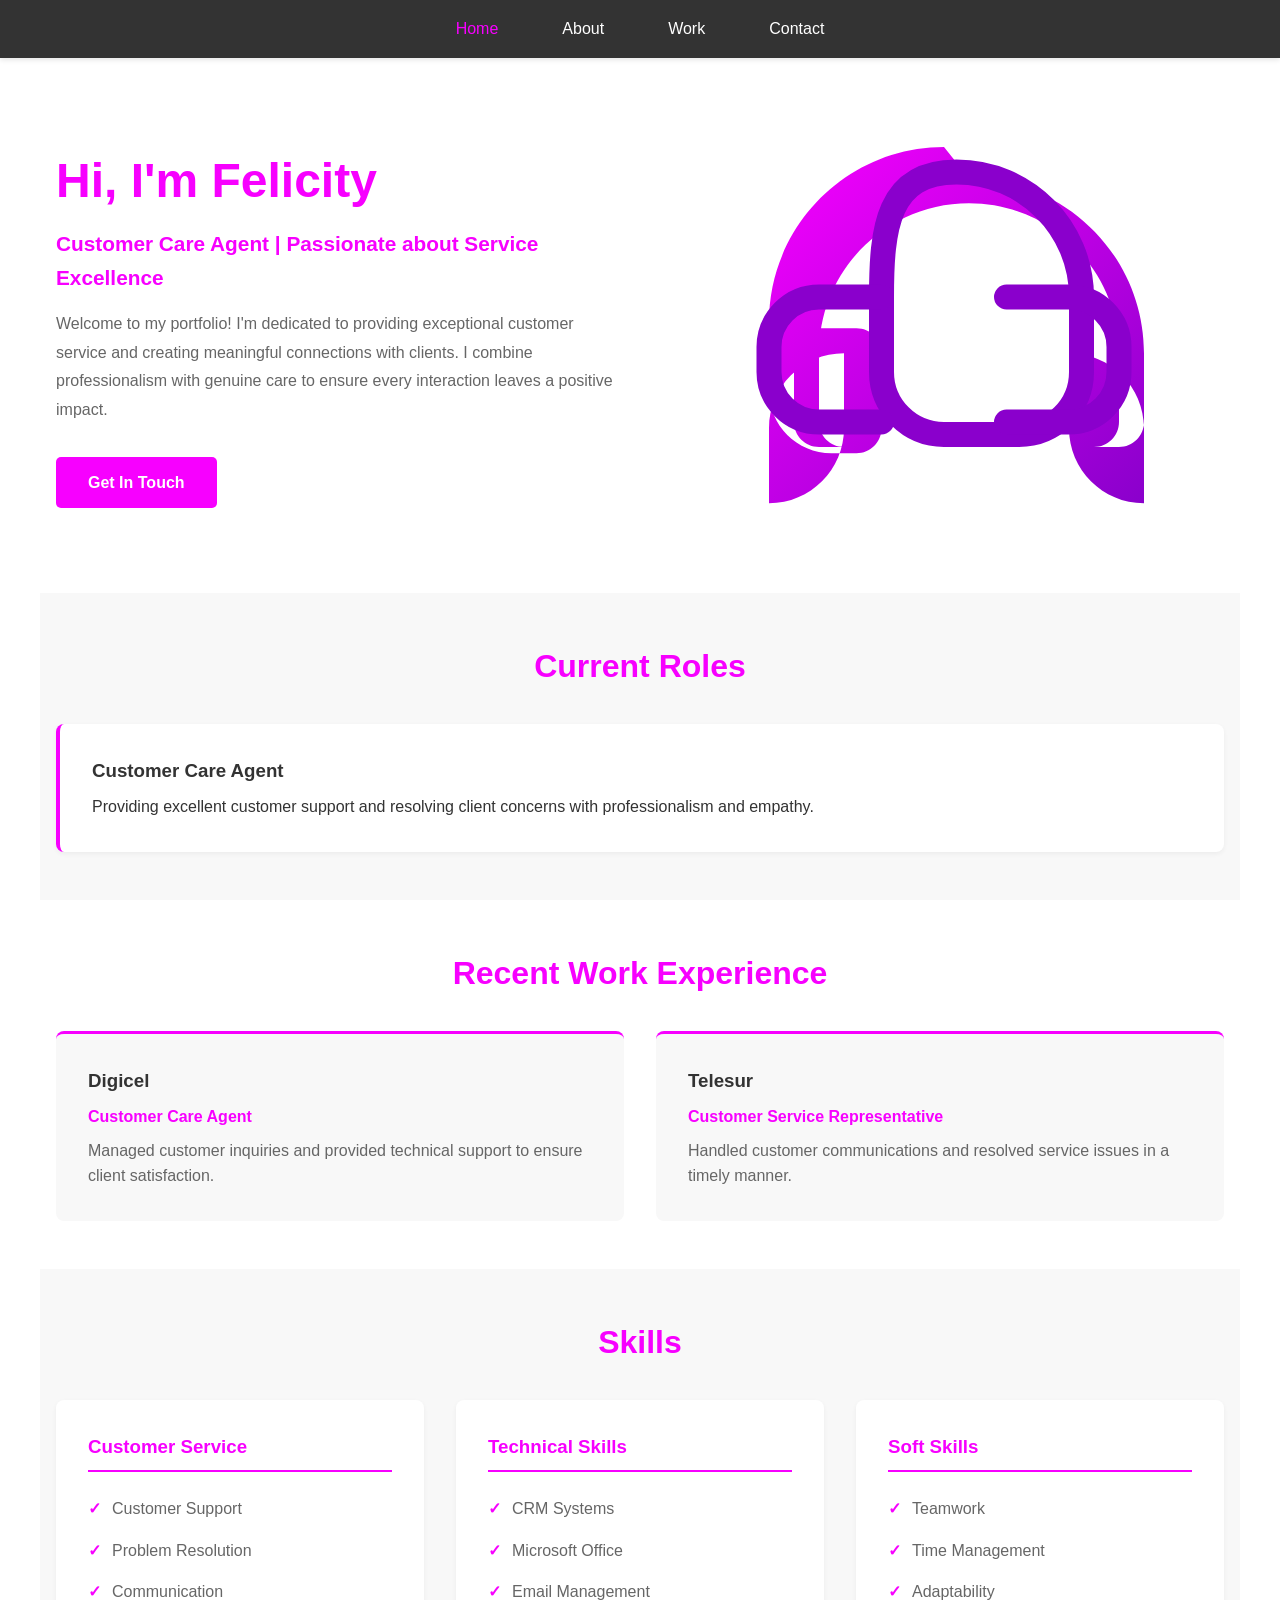
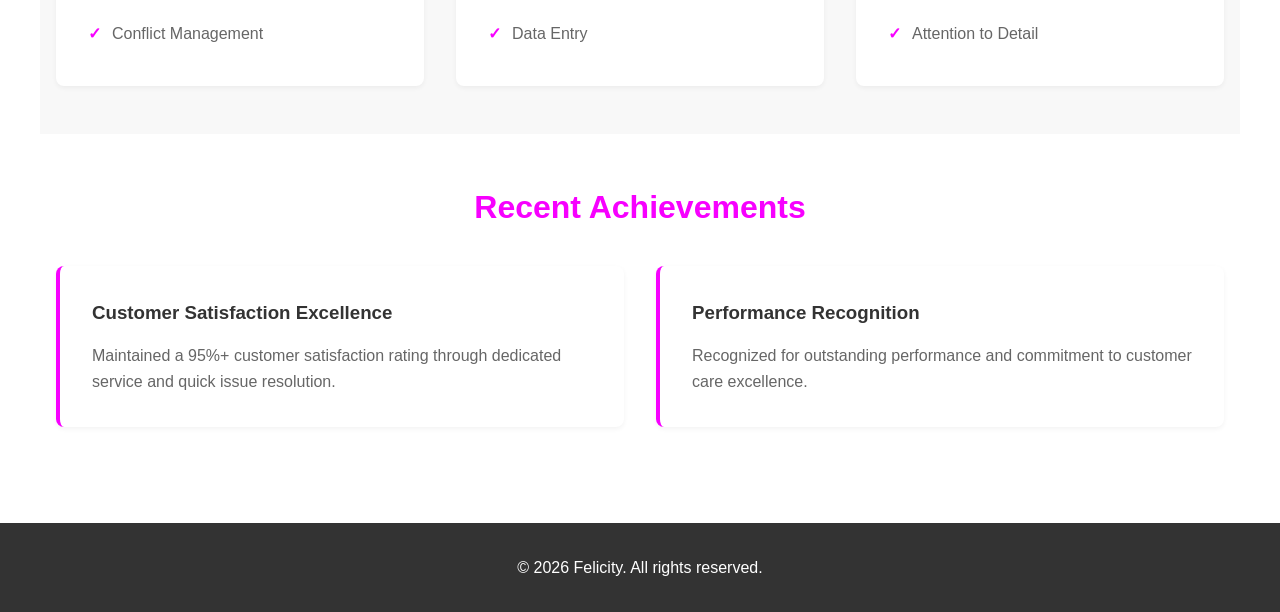
<file: index.html>
<!DOCTYPE html>
<html lang="en">

<head>
    <meta charset="UTF-8" />
    <meta name="viewport" content="width=device-width, initial-scale=1.0" />
    <title>Felicity - Portfolio</title>
    <link rel="shortcut icon" href="img/headset.svg" type="image/svg+xml" />
    <link rel="stylesheet" href="css/main.css" />
</head>

<body>
    <header>
        <nav class="navbar">
            <ul>
                <li><a href="index.html" class="active">Home</a></li>
                <li><a href="about.html">About</a></li>
                <li><a href="work.html">Work</a></li>
                <li><a href="contact.html">Contact</a></li>
            </ul>
        </nav>
    </header>

    <!-- Introduction Section -->
    <section class="hero">
        <div class="hero-content">
            <h1>Hi, I'm Felicity</h1>
            <p class="tagline">Customer Care Agent | Passionate about Service Excellence</p>
            <p class="intro-text">Welcome to my portfolio! I'm dedicated to providing exceptional customer service and creating meaningful connections with clients. I combine professionalism with genuine care to ensure every interaction leaves a positive impact.</p>
            <a href="contact.html" class="cta-button">Get In Touch</a>
        </div>
        <div class="hero-image">
            <img src="img/headset.svg" alt="Headset illustration">
        </div>
    </section>

    <script src="js/main.js"></script>

    <!-- Current Roles Section -->
    <section class="roles">
        <h2>Current Roles</h2>
        <div class="roles-container">
            <div class="role-card">
                <h3>Customer Care Agent</h3>
                <p>Providing excellent customer support and resolving client concerns with professionalism and empathy.</p>
            </div>
        </div>
    </section>

    <!-- Recent Work Experience -->
    <section class="experience">
        <h2>Recent Work Experience</h2>
        <div class="experience-container">
            <div class="job">
                <h3>Digicel</h3>
                <p class="job-title">Customer Care Agent</p>
                <p class="job-description">Managed customer inquiries and provided technical support to ensure client satisfaction.</p>
            </div>
            <div class="job">
                <h3>Telesur</h3>
                <p class="job-title">Customer Service Representative</p>
                <p class="job-description">Handled customer communications and resolved service issues in a timely manner.</p>
            </div>
        </div>
    </section>

    <!-- Skills Section -->
    <section class="skills">
        <h2>Skills</h2>
        <div class="skills-container">
            <div class="skill-category">
                <h3>Customer Service</h3>
                <ul>
                    <li>Customer Support</li>
                    <li>Problem Resolution</li>
                    <li>Communication</li>
                    <li>Conflict Management</li>
                </ul>
            </div>
            <div class="skill-category">
                <h3>Technical Skills</h3>
                <ul>
                    <li>CRM Systems</li>
                    <li>Microsoft Office</li>
                    <li>Email Management</li>
                    <li>Data Entry</li>
                </ul>
            </div>
            <div class="skill-category">
                <h3>Soft Skills</h3>
                <ul>
                    <li>Teamwork</li>
                    <li>Time Management</li>
                    <li>Adaptability</li>
                    <li>Attention to Detail</li>
                </ul>
            </div>
        </div>
    </section>

    <!-- Projects/Achievements Section -->
    <section class="achievements">
        <h2>Recent Achievements</h2>
        <div class="achievements-container">
            <div class="achievement">
                <h3>Customer Satisfaction Excellence</h3>
                <p>Maintained a 95%+ customer satisfaction rating through dedicated service and quick issue resolution.</p>
            </div>
            <div class="achievement">
                <h3>Performance Recognition</h3>
                <p>Recognized for outstanding performance and commitment to customer care excellence.</p>
            </div>
        </div>
    </section>

    <footer>
        <p>&copy; 2026 Felicity. All rights reserved.</p>
    </footer>
</body>

</html>
</file>
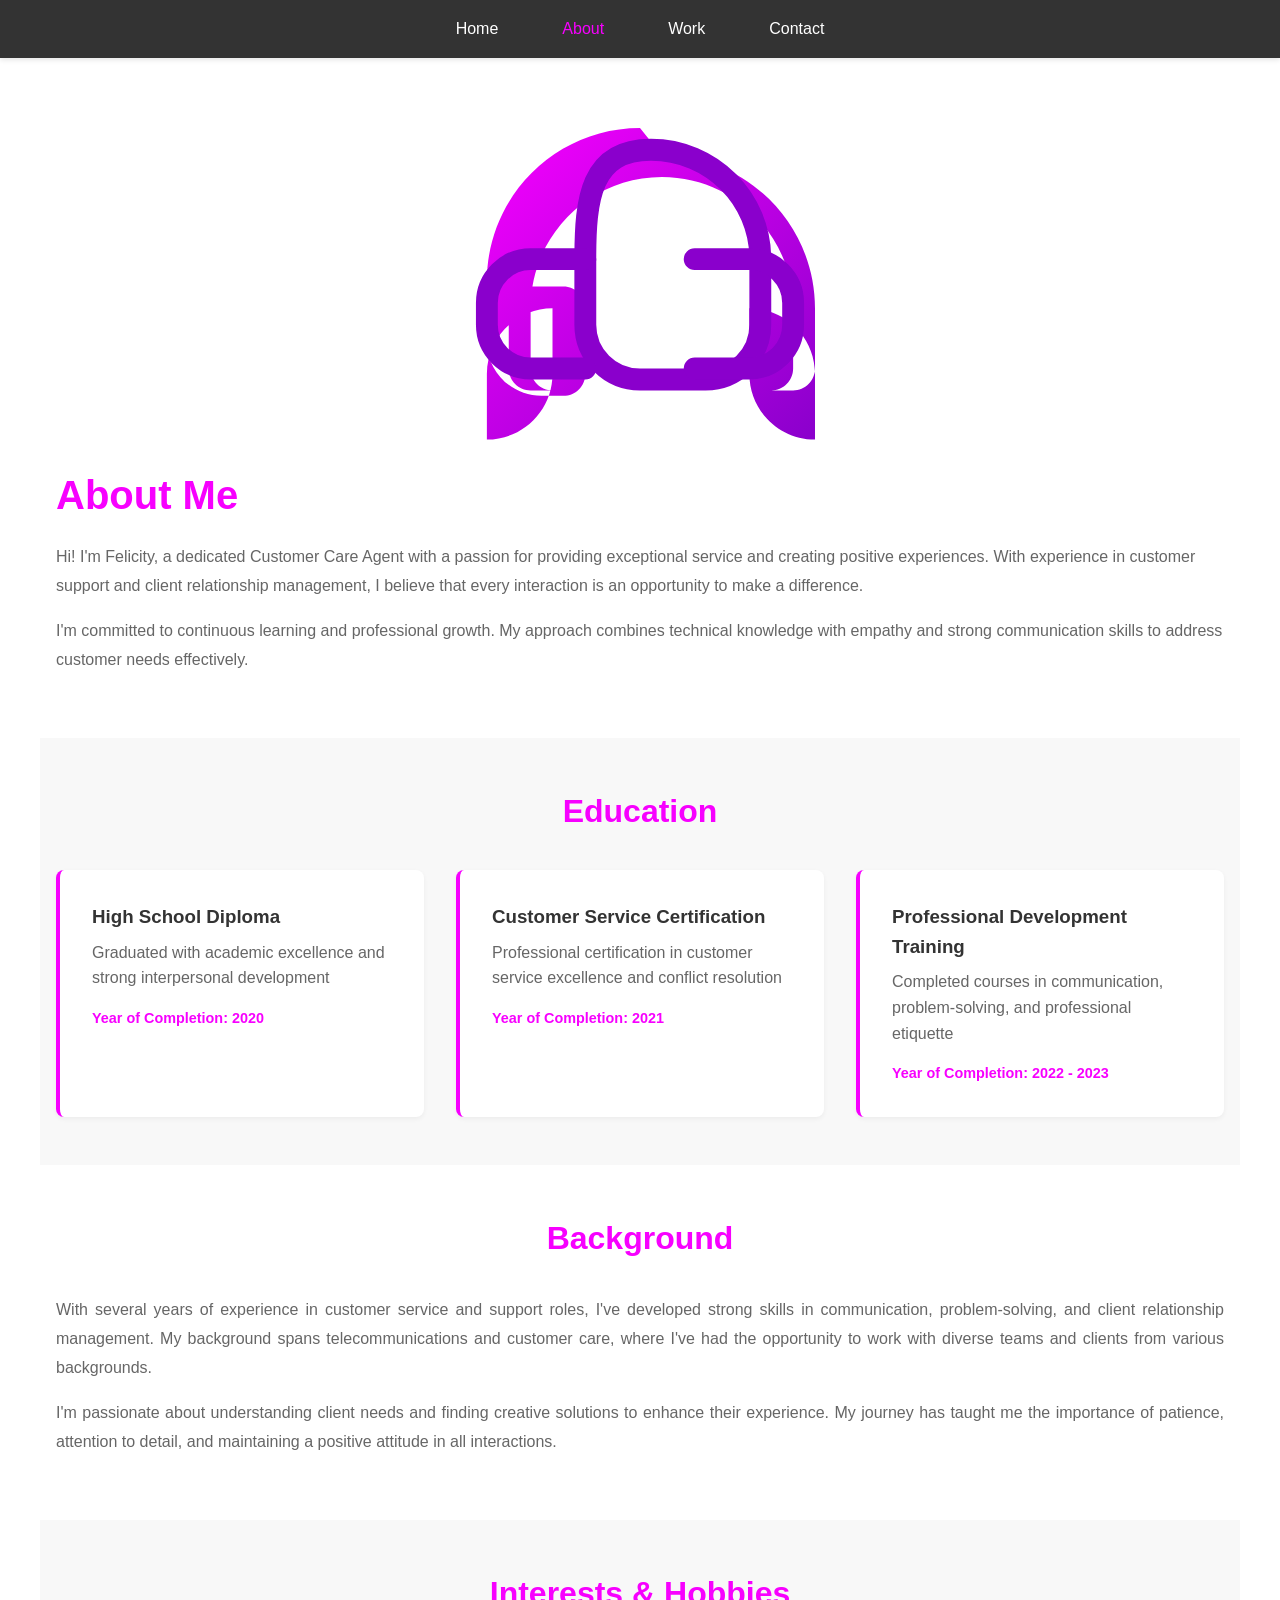
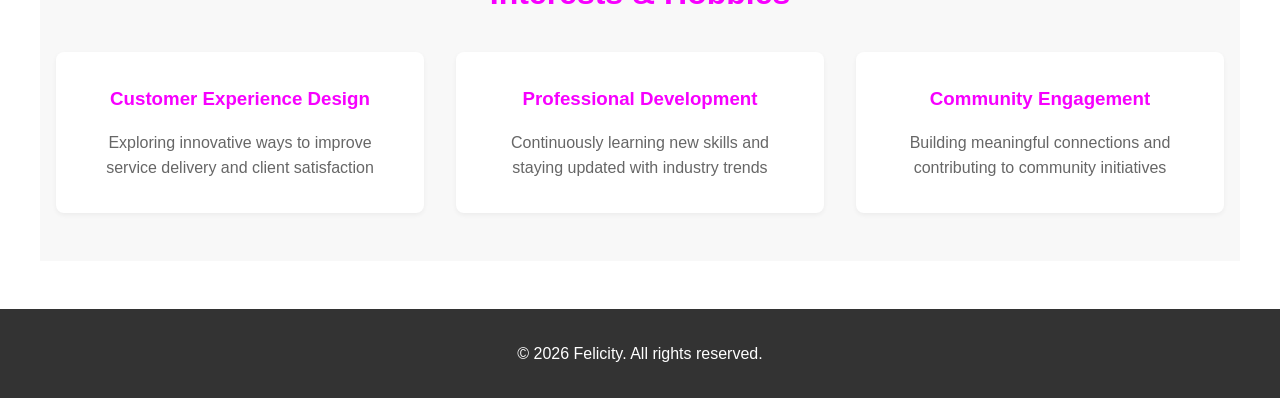
<file: about.html>
<!DOCTYPE html>
<html lang="en">

<head>
    <meta charset="UTF-8" />
    <meta name="viewport" content="width=device-width, initial-scale=1.0" />
    <title>About - Felicity</title>
    <link rel="shortcut icon" href="img/headset.svg" type="image/svg+xml" />
    <link rel="stylesheet" href="css/main.css" />
</head>

<body>
    <header>
        <nav class="navbar">
            <ul>
                <li><a href="index.html">Home</a></li>
                <li><a href="about.html" class="active">About</a></li>
                <li><a href="work.html">Work</a></li>
                <li><a href="contact.html">Contact</a></li>
            </ul>
        </nav>
    </header>

    <!-- About Me Section -->
    <section class="about-section">
        <div class="about-container">
            <div class="about-image">
                <img src="img/headset.svg" alt="Headset illustration">
            </div>
            <div class="about-content">
                <h1>About Me</h1>
                <p>Hi! I'm Felicity, a dedicated Customer Care Agent with a passion for providing exceptional service and creating positive experiences. With experience in customer support and client relationship management, I believe that every interaction is an opportunity to make a difference.</p>
                <p>I'm committed to continuous learning and professional growth. My approach combines technical knowledge with empathy and strong communication skills to address customer needs effectively.</p>
            </div>
        </div>
    </section>

    <!-- Education Section -->
    <section class="education">
        <h2>Education</h2>
        <div class="education-container">
            <div class="education-item">
                <h3>High School Diploma</h3>
                <p class="education-detail">Graduated with academic excellence and strong interpersonal development</p>
                <p class="education-year">Year of Completion: 2020</p>
            </div>
            <div class="education-item">
                <h3>Customer Service Certification</h3>
                <p class="education-detail">Professional certification in customer service excellence and conflict resolution</p>
                <p class="education-year">Year of Completion: 2021</p>
            </div>
            <div class="education-item">
                <h3>Professional Development Training</h3>
                <p class="education-detail">Completed courses in communication, problem-solving, and professional etiquette</p>
                <p class="education-year">Year of Completion: 2022 - 2023</p>
            </div>
        </div>
    </section>

    <!-- Background Section -->
    <section class="background">
        <h2>Background</h2>
        <p>With several years of experience in customer service and support roles, I've developed strong skills in communication, problem-solving, and client relationship management. My background spans telecommunications and customer care, where I've had the opportunity to work with diverse teams and clients from various backgrounds.</p>
        <p>I'm passionate about understanding client needs and finding creative solutions to enhance their experience. My journey has taught me the importance of patience, attention to detail, and maintaining a positive attitude in all interactions.</p>
    </section>

    <!-- Interests Section -->
    <section class="interests">
        <h2>Interests & Hobbies</h2>
        <div class="interests-container">
            <div class="interest-item">
                <h3>Customer Experience Design</h3>
                <p>Exploring innovative ways to improve service delivery and client satisfaction</p>
            </div>
            <div class="interest-item">
                <h3>Professional Development</h3>
                <p>Continuously learning new skills and staying updated with industry trends</p>
            </div>
            <div class="interest-item">
                <h3>Community Engagement</h3>
                <p>Building meaningful connections and contributing to community initiatives</p>
            </div>
        </div>
    </section>

    <script src="js/main.js"></script>

    <footer>
        <p>&copy; 2026 Felicity. All rights reserved.</p>
    </footer>
</body>

</html>
</file>
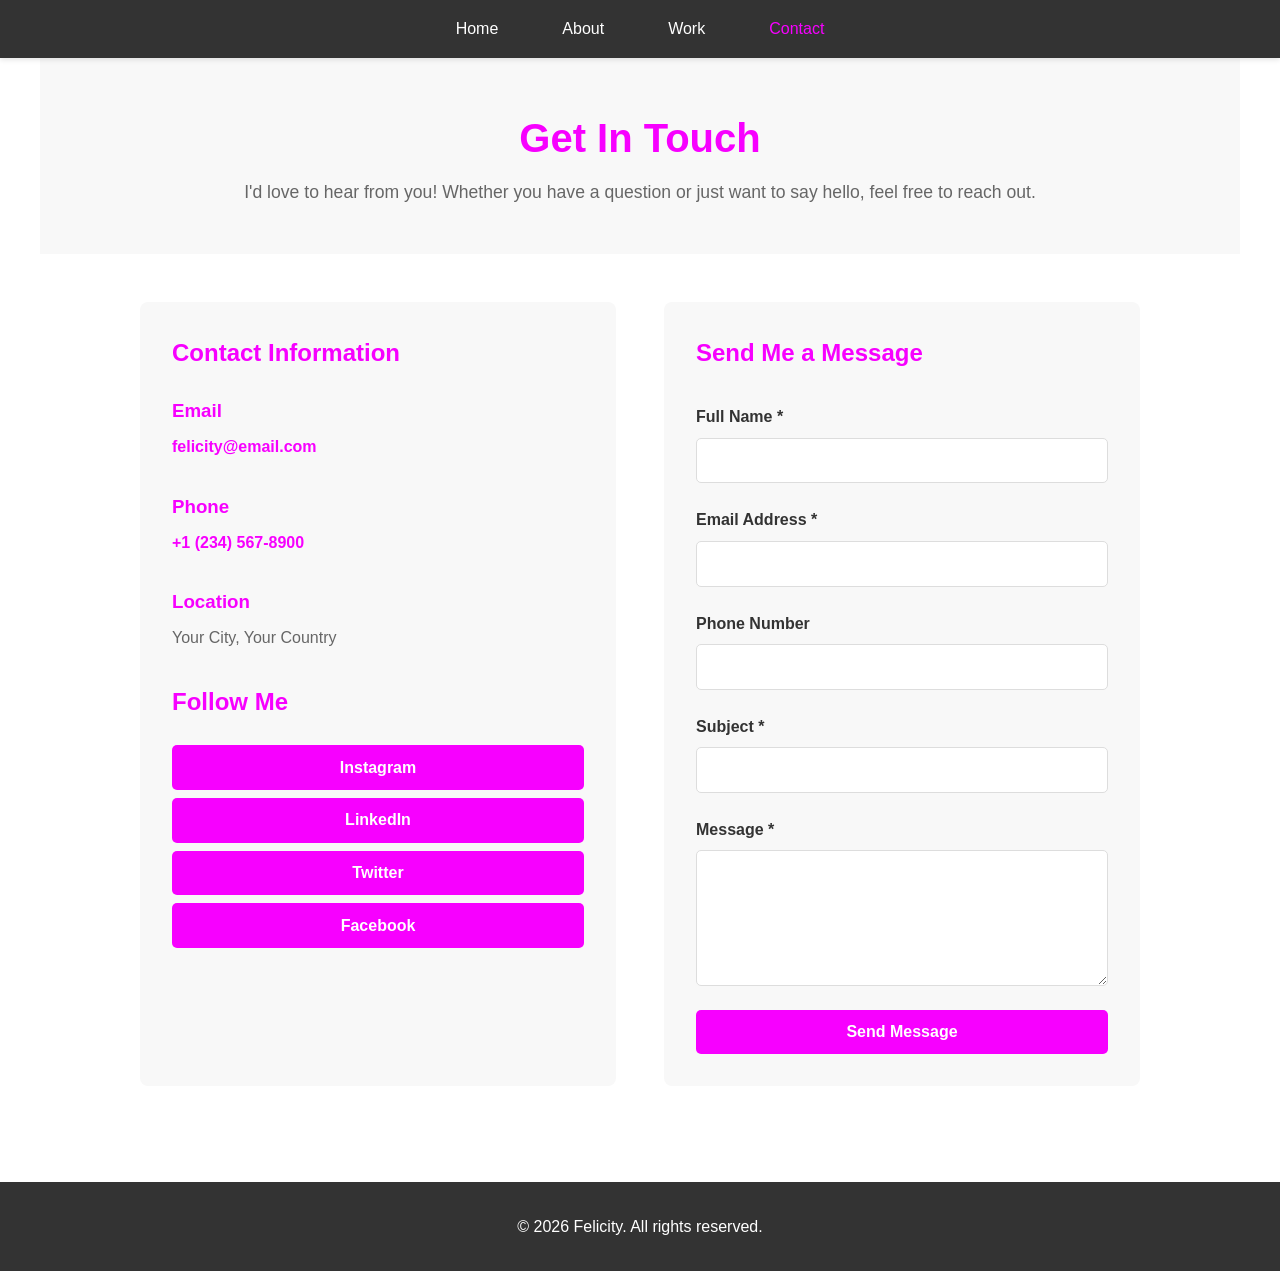
<file: contact.html>
<!DOCTYPE html>
<html lang="en">

<head>
    <meta charset="UTF-8" />
    <meta name="viewport" content="width=device-width, initial-scale=1.0" />
    <title>Contact - Felicity</title>
    <link rel="shortcut icon" href="img/headset.svg" type="image/svg+xml" />
    <link rel="stylesheet" href="css/main.css" />
    <link rel="stylesheet" href="css/contact.css" />
</head>

<body>
    <header>
        <nav class="navbar">
            <ul>
                <li><a href="index.html">Home</a></li>
                <li><a href="about.html">About</a></li>
                <li><a href="work.html">Work</a></li>
                <li><a href="contact.html" class="active">Contact</a></li>
            </ul>
        </nav>
    </header>

    <!-- Contact Header -->
    <section class="contact-header">
        <h1>Get In Touch</h1>
        <p>I'd love to hear from you! Whether you have a question or just want to say hello, feel free to reach out.</p>
    </section>

    <!-- Contact Info & Form Section -->
    <section class="contact-section">
        <div class="contact-container">
            <!-- Contact Information -->
            <div class="contact-info">
                <h2>Contact Information</h2>

                <div class="info-item">
                    <h3>Email</h3>
                    <p><a href="mailto:felicity@email.com">felicity@email.com</a></p>
                </div>

                <div class="info-item">
                    <h3>Phone</h3>
                    <p><a href="tel:+1234567890">+1 (234) 567-8900</a></p>
                </div>

                <div class="info-item">
                    <h3>Location</h3>
                    <p>Your City, Your Country</p>
                </div>

                <h2>Follow Me</h2>
                <div class="social-links">
                    <a href="https://instagram.com/felicity" target="_blank" class="social-link">Instagram</a>
                    <a href="https://linkedin.com/in/felicity" target="_blank" class="social-link">LinkedIn</a>
                    <a href="https://twitter.com/felicity" target="_blank" class="social-link">Twitter</a>
                    <a href="https://facebook.com/felicity" target="_blank" class="social-link">Facebook</a>
                </div>
            </div>

            <!-- Contact Form -->
            <div class="contact-form-container">
                <h2>Send Me a Message</h2>
                <form class="contact-form" id="contactForm">
                    <div class="form-group">
                        <label for="name">Full Name *</label>
                        <input type="text" id="name" name="name" required>
                    </div>

                    <div class="form-group">
                        <label for="email">Email Address *</label>
                        <input type="email" id="email" name="email" required>
                    </div>

                    <div class="form-group">
                        <label for="phone">Phone Number</label>
                        <input type="tel" id="phone" name="phone">
                    </div>

                    <div class="form-group">
                        <label for="subject">Subject *</label>
                        <input type="text" id="subject" name="subject" required>
                    </div>

                    <div class="form-group">
                        <label for="message">Message *</label>
                        <textarea id="message" name="message" rows="6" required></textarea>
                    </div>

                    <button type="submit" class="submit-btn">Send Message</button>
                </form>

                <div id="formMessage" class="form-message hidden"></div>
            </div>
        </div>
    </section>

    <footer>
        <p>&copy; 2026 Felicity. All rights reserved.</p>
    </footer>

    <script src="js/main.js"></script>
    <script src="js/contact.js"></script>
</body>

</html>
</file>
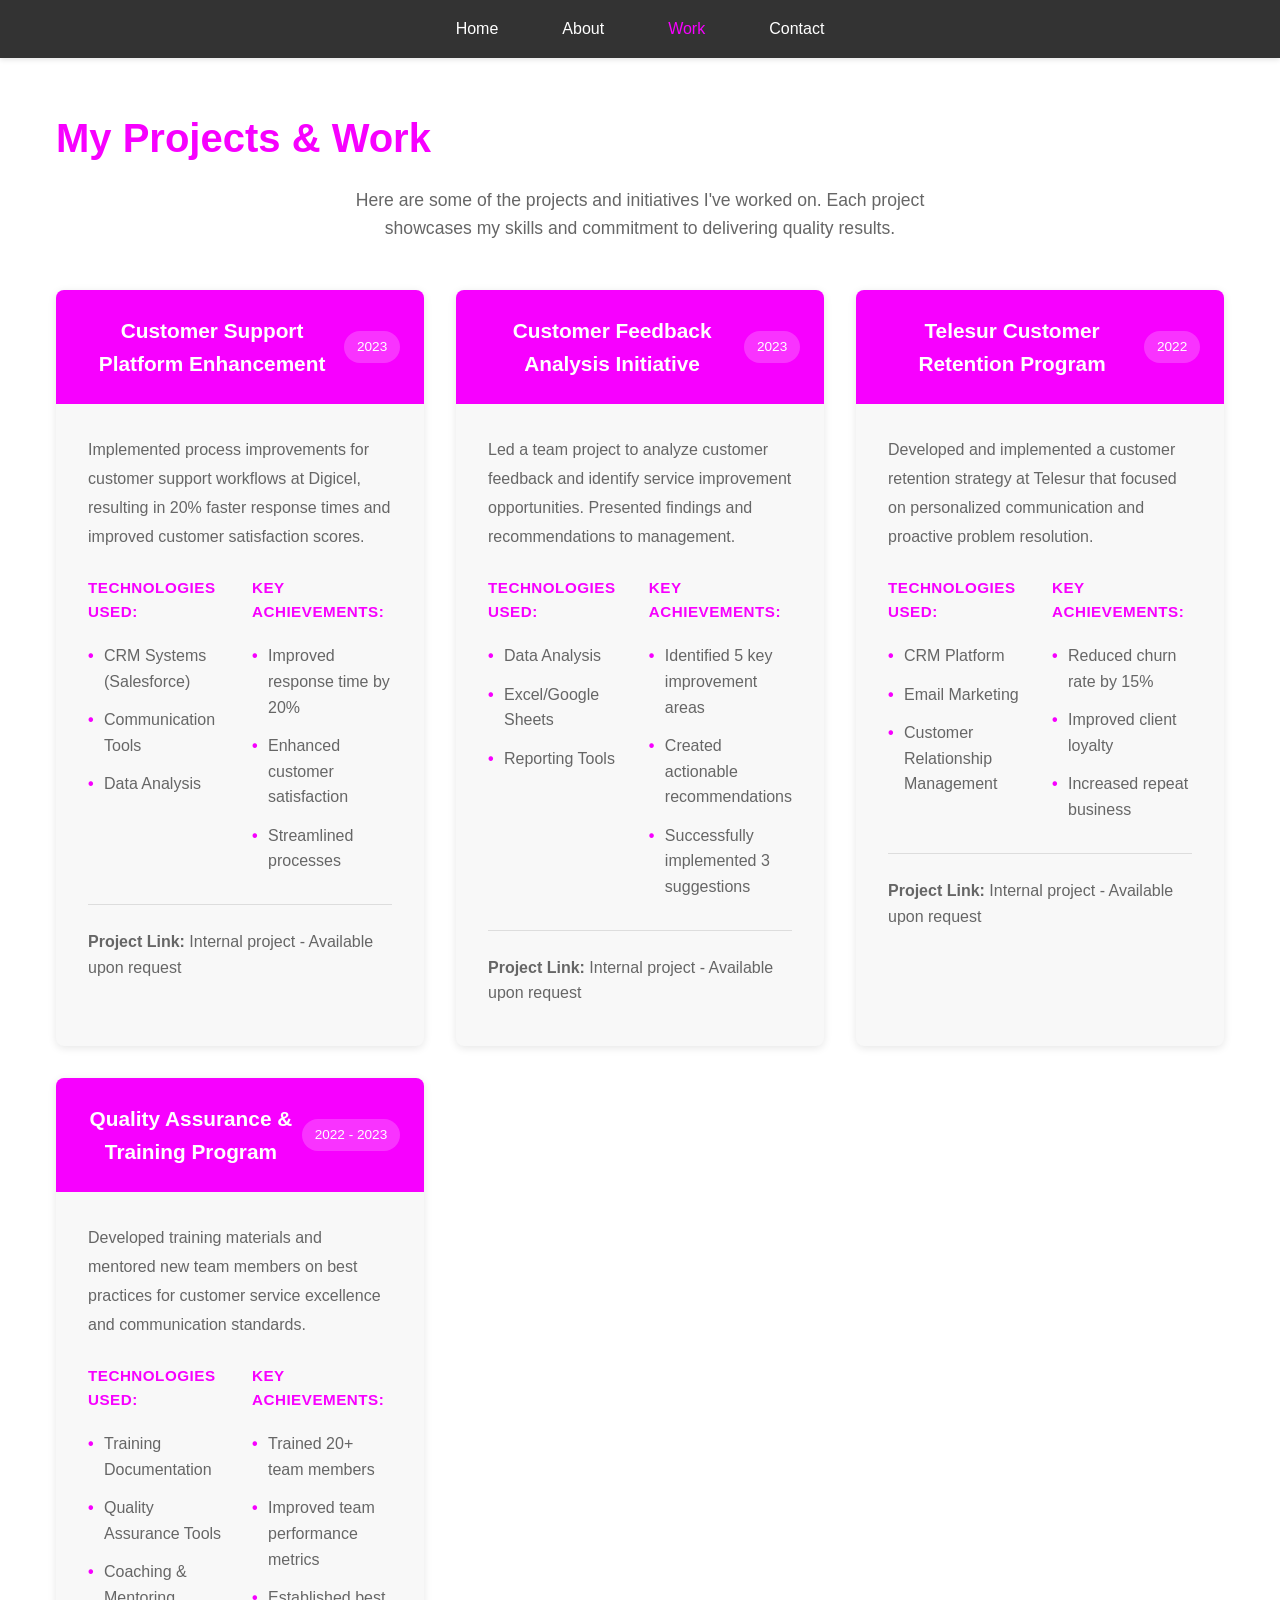
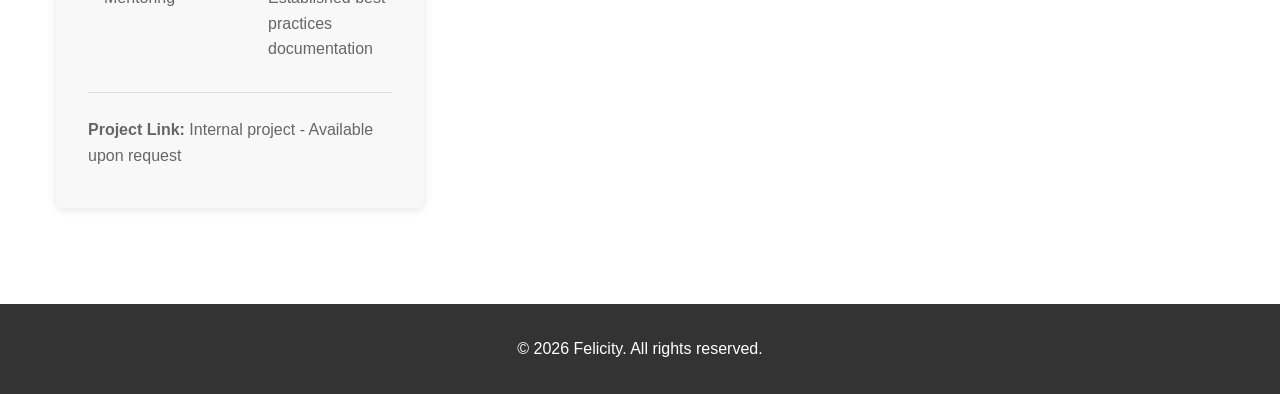
<file: work.html>
<!DOCTYPE html>
<html lang="en">

<head>
    <meta charset="UTF-8" />
    <meta name="viewport" content="width=device-width, initial-scale=1.0" />
    <title>Work - Felicity</title>
    <link rel="shortcut icon" href="img/headset.svg" type="image/svg+xml" />
    <link rel="stylesheet" href="css/main.css" />
    <link rel="stylesheet" href="css/work.css" />
</head>

<body>
    <header>
        <nav class="navbar">
            <ul>
                <li><a href="index.html">Home</a></li>
                <li><a href="about.html">About</a></li>
                <li><a href="work.html" class="active">Work</a></li>
                <li><a href="contact.html">Contact</a></li>
            </ul>
        </nav>
    </header>

    <!-- Projects Section -->
    <section class="projects">
        <h1>My Projects & Work</h1>
        <p class="section-intro">Here are some of the projects and initiatives I've worked on. Each project showcases my skills and commitment to delivering quality results.</p>

        <div class="projects-container">
            <!-- Project 1 -->
            <div class="project-card">
                <div class="project-header">
                    <h2>Customer Support Platform Enhancement</h2>
                    <span class="project-date">2023</span>
                </div>
                <div class="project-body">
                    <p class="project-description">
                        Implemented process improvements for customer support workflows at Digicel, resulting in 20% faster response times and improved customer satisfaction scores.
                    </p>
                    <div class="project-details">
                        <div>
                            <h4>Technologies Used:</h4>
                            <ul>
                                <li>CRM Systems (Salesforce)</li>
                                <li>Communication Tools</li>
                                <li>Data Analysis</li>
                            </ul>
                        </div>
                        <div>
                            <h4>Key Achievements:</h4>
                            <ul>
                                <li>Improved response time by 20%</li>
                                <li>Enhanced customer satisfaction</li>
                                <li>Streamlined processes</li>
                            </ul>
                        </div>
                    </div>
                    <div class="project-links">
                        <p><strong>Project Link:</strong> Internal project - Available upon request</p>
                    </div>
                </div>
            </div>

            <!-- Project 2 -->
            <div class="project-card">
                <div class="project-header">
                    <h2>Customer Feedback Analysis Initiative</h2>
                    <span class="project-date">2023</span>
                </div>
                <div class="project-body">
                    <p class="project-description">
                        Led a team project to analyze customer feedback and identify service improvement opportunities. Presented findings and recommendations to management.
                    </p>
                    <div class="project-details">
                        <div>
                            <h4>Technologies Used:</h4>
                            <ul>
                                <li>Data Analysis</li>
                                <li>Excel/Google Sheets</li>
                                <li>Reporting Tools</li>
                            </ul>
                        </div>
                        <div>
                            <h4>Key Achievements:</h4>
                            <ul>
                                <li>Identified 5 key improvement areas</li>
                                <li>Created actionable recommendations</li>
                                <li>Successfully implemented 3 suggestions</li>
                            </ul>
                        </div>
                    </div>
                    <div class="project-links">
                        <p><strong>Project Link:</strong> Internal project - Available upon request</p>
                    </div>
                </div>
            </div>

            <!-- Project 3 -->
            <div class="project-card">
                <div class="project-header">
                    <h2>Telesur Customer Retention Program</h2>
                    <span class="project-date">2022</span>
                </div>
                <div class="project-body">
                    <p class="project-description">
                        Developed and implemented a customer retention strategy at Telesur that focused on personalized communication and proactive problem resolution.
                    </p>
                    <div class="project-details">
                        <div>
                            <h4>Technologies Used:</h4>
                            <ul>
                                <li>CRM Platform</li>
                                <li>Email Marketing</li>
                                <li>Customer Relationship Management</li>
                            </ul>
                        </div>
                        <div>
                            <h4>Key Achievements:</h4>
                            <ul>
                                <li>Reduced churn rate by 15%</li>
                                <li>Improved client loyalty</li>
                                <li>Increased repeat business</li>
                            </ul>
                        </div>
                    </div>
                    <div class="project-links">
                        <p><strong>Project Link:</strong> Internal project - Available upon request</p>
                    </div>
                </div>
            </div>

            <!-- Project 4 -->
            <div class="project-card">
                <div class="project-header">
                    <h2>Quality Assurance & Training Program</h2>
                    <span class="project-date">2022 - 2023</span>
                </div>
                <div class="project-body">
                    <p class="project-description">
                        Developed training materials and mentored new team members on best practices for customer service excellence and communication standards.
                    </p>
                    <div class="project-details">
                        <div>
                            <h4>Technologies Used:</h4>
                            <ul>
                                <li>Training Documentation</li>
                                <li>Quality Assurance Tools</li>
                                <li>Coaching & Mentoring</li>
                            </ul>
                        </div>
                        <div>
                            <h4>Key Achievements:</h4>
                            <ul>
                                <li>Trained 20+ team members</li>
                                <li>Improved team performance metrics</li>
                                <li>Established best practices documentation</li>
                            </ul>
                        </div>
                    </div>
                    <div class="project-links">
                        <p><strong>Project Link:</strong> Internal project - Available upon request</p>
                    </div>
                </div>
            </div>
        </div>
    </section>

    <script src="js/main.js"></script>

    <footer>
        <p>&copy; 2026 Felicity. All rights reserved.</p>
    </footer>
</body>

</html>
</file>
<file: css/main.css>
* {
    margin: 0;
    padding: 0;
    box-sizing: border-box;
}

:root {
    --primary-color: #f700ff;
    --secondary-color: #333;
    --text-color: #333;
    --light-bg: #f8f8f8;
    --border-color: #ddd;
    --white: #fff;
}

body {
    font-family: 'Segoe UI', Tahoma, Geneva, Verdana, sans-serif;
    line-height: 1.6;
    color: var(--text-color);
    background-color: var(--white);
}

/* ===== HEADER & NAVIGATION ===== */
header {
    background-color: var(--secondary-color);
    padding: 1rem 0;
    position: sticky;
    top: 0;
    z-index: 100;
    box-shadow: 0 2px 5px rgba(0, 0, 0, 0.1);
}

nav.navbar ul {
    list-style: none;
    display: flex;
    justify-content: center;
    gap: 2rem;
    flex-wrap: wrap;
    max-width: 1200px;
    margin: 0 auto;
    padding: 0 1rem;
}

nav.navbar a {
    color: var(--white);
    text-decoration: none;
    font-weight: 500;
    transition: color 0.3s ease;
    padding: 0.5rem 1rem;
    border-radius: 4px;
}

nav.navbar a:hover,
nav.navbar a.active {
    color: var(--primary-color);
}

/* ===== FOOTER ===== */
footer {
    background-color: var(--secondary-color);
    color: var(--white);
    text-align: center;
    padding: 2rem;
    margin-top: 3rem;
}

/* ===== SECTIONS ===== */
section {
    max-width: 1200px;
    margin: 0 auto;
    padding: 3rem 1rem;
}

h1 {
    color: var(--primary-color);
    font-size: 2.5rem;
    margin-bottom: 1rem;
}

h2 {
    color: var(--primary-color);
    font-size: 2rem;
    margin-bottom: 2rem;
    text-align: center;
}

h3 {
    color: var(--secondary-color);
    margin-bottom: 0.5rem;
}

/* ===== HOME PAGE ===== */
.hero {
    display: flex;
    align-items: center;
    gap: 3rem;
    padding: 4rem 1rem;
}

.hero-content {
    flex: 1;
}

.hero-content h1 {
    font-size: 3rem;
    margin-bottom: 0.5rem;
}

.tagline {
    font-size: 1.3rem;
    color: var(--primary-color);
    font-weight: 600;
    margin-bottom: 1rem;
}

.intro-text {
    font-size: 1rem;
    color: #666;
    margin-bottom: 2rem;
    line-height: 1.8;
}

.hero-image {
    flex: 1;
    text-align: center;
}

.hero-image img {
    max-width: 100%;
    height: auto;
    border-radius: 10px;
    max-height: 400px;
}

.cta-button {
    display: inline-block;
    background-color: var(--primary-color);
    color: var(--white);
    padding: 0.8rem 2rem;
    border-radius: 5px;
    text-decoration: none;
    font-weight: 600;
    transition: background-color 0.3s ease, transform 0.3s ease;
}

.cta-button:hover {
    background-color: #e600e6;
    transform: translateY(-2px);
}

/* ===== ROLES SECTION ===== */
.roles {
    background-color: var(--light-bg);
    padding: 3rem 1rem;
}

.roles-container {
    display: grid;
    grid-template-columns: repeat(auto-fit, minmax(250px, 1fr));
    gap: 2rem;
}

.role-card {
    background-color: var(--white);
    padding: 2rem;
    border-radius: 8px;
    border-left: 4px solid var(--primary-color);
    box-shadow: 0 2px 5px rgba(0, 0, 0, 0.05);
    transition: transform 0.3s ease, box-shadow 0.3s ease;
}

.role-card:hover {
    transform: translateY(-5px);
    box-shadow: 0 5px 15px rgba(0, 0, 0, 0.1);
}

/* ===== EXPERIENCE SECTION ===== */
.experience-container {
    display: grid;
    grid-template-columns: repeat(auto-fit, minmax(250px, 1fr));
    gap: 2rem;
}

.job {
    background-color: var(--light-bg);
    padding: 2rem;
    border-radius: 8px;
    border-top: 3px solid var(--primary-color);
    transition: transform 0.3s ease;
}

.job:hover {
    transform: translateY(-5px);
}

.job-title {
    color: var(--primary-color);
    font-weight: 600;
    margin-bottom: 0.5rem;
}

.job-description {
    color: #666;
}

/* ===== SKILLS SECTION ===== */
.skills {
    background-color: var(--light-bg);
    padding: 3rem 1rem;
}

.skills-container {
    display: grid;
    grid-template-columns: repeat(auto-fit, minmax(250px, 1fr));
    gap: 2rem;
}

.skill-category {
    background-color: var(--white);
    padding: 2rem;
    border-radius: 8px;
    box-shadow: 0 2px 5px rgba(0, 0, 0, 0.05);
}

.skill-category h3 {
    color: var(--primary-color);
    margin-bottom: 1rem;
    border-bottom: 2px solid var(--primary-color);
    padding-bottom: 0.5rem;
}

.skill-category ul {
    list-style: none;
}

.skill-category li {
    padding: 0.5rem 0;
    padding-left: 1.5rem;
    position: relative;
    color: #666;
}

.skill-category li:before {
    content: "✓";
    position: absolute;
    left: 0;
    color: var(--primary-color);
    font-weight: bold;
}

/* ===== ACHIEVEMENTS SECTION ===== */
.achievements-container {
    display: grid;
    grid-template-columns: repeat(auto-fit, minmax(250px, 1fr));
    gap: 2rem;
}

.achievement {
    background-color: var(--white);
    padding: 2rem;
    border-radius: 8px;
    border-left: 4px solid var(--primary-color);
    box-shadow: 0 2px 5px rgba(0, 0, 0, 0.05);
}

.achievement h3 {
    color: var(--secondary-color);
    margin-bottom: 1rem;
}

.achievement p {
    color: #666;
}

/* ===== ABOUT PAGE ===== */
.about-section {
    display: flex;
    align-items: center;
    gap: 3rem;
    padding: 3rem 1rem;
}

.about-image {
    flex: 1;
    text-align: center;
}

.about-image img {
    max-width: 100%;
    height: auto;
    border-radius: 10px;
    max-height: 350px;
}

.about-content {
    flex: 1;
}

.about-content h1 {
    font-size: 2.5rem;
}

.about-content p {
    color: #666;
    margin-bottom: 1rem;
    line-height: 1.8;
}

.education {
    background-color: var(--light-bg);
    padding: 3rem 1rem;
}

.education-container {
    display: grid;
    grid-template-columns: repeat(auto-fit, minmax(280px, 1fr));
    gap: 2rem;
}

.education-item {
    background-color: var(--white);
    padding: 2rem;
    border-radius: 8px;
    border-left: 4px solid var(--primary-color);
    box-shadow: 0 2px 5px rgba(0, 0, 0, 0.05);
}

.education-detail {
    color: #666;
    margin: 0.5rem 0;
}

.education-year {
    color: var(--primary-color);
    font-weight: 600;
    font-size: 0.9rem;
    margin-top: 1rem;
}

.background {
    padding: 3rem 1rem;
}

.background p {
    color: #666;
    margin-bottom: 1rem;
    line-height: 1.8;
    text-align: justify;
}

.interests {
    background-color: var(--light-bg);
    padding: 3rem 1rem;
}

.interests-container {
    display: grid;
    grid-template-columns: repeat(auto-fit, minmax(250px, 1fr));
    gap: 2rem;
}

.interest-item {
    background-color: var(--white);
    padding: 2rem;
    border-radius: 8px;
    text-align: center;
    box-shadow: 0 2px 5px rgba(0, 0, 0, 0.05);
    transition: transform 0.3s ease;
}

.interest-item:hover {
    transform: translateY(-5px);
}

.interest-item h3 {
    color: var(--primary-color);
    margin-bottom: 1rem;
}

.interest-item p {
    color: #666;
}

/* ===== RESPONSIVE DESIGN ===== */
/* Tablets (768px and up) */
@media (max-width: 768px) {
    h1 {
        font-size: 2rem;
    }

    h2 {
        font-size: 1.5rem;
    }

    .hero,
    .about-section {
        flex-direction: column;
        gap: 2rem;
        padding: 2rem 1rem;
    }

    .hero-content h1 {
        font-size: 2rem;
    }

    .tagline {
        font-size: 1.1rem;
    }

    nav.navbar ul {
        gap: 1rem;
    }
}

/* Mobile (640px and down) */
@media (max-width: 640px) {
    section {
        padding: 2rem 1rem;
    }

    h1 {
        font-size: 1.5rem;
    }

    h2 {
        font-size: 1.2rem;
    }

    h3 {
        font-size: 1rem;
    }

    .hero-content h1 {
        font-size: 1.5rem;
    }

    .tagline {
        font-size: 1rem;
    }

    .intro-text {
        font-size: 0.95rem;
    }

    nav.navbar ul {
        flex-direction: column;
        gap: 0.5rem;
        align-items: center;
    }

    nav.navbar a {
        padding: 0.4rem 0.8rem;
        font-size: 0.9rem;
    }

    .roles-container,
    .skills-container,
    .achievements-container,
    .education-container,
    .interests-container {
        grid-template-columns: 1fr;
    }

    .experience-container {
        grid-template-columns: 1fr;
    }

    .job {
        padding: 1.5rem;
    }

    .role-card,
    .skill-category,
    .achievement,
    .education-item,
    .interest-item {
        padding: 1.5rem;
    }

    .about-image img,
    .hero-image img {
        max-height: 250px;
    }

    footer {
        padding: 1.5rem 1rem;
        font-size: 0.9rem;
    }
}

/* Extra small devices (480px and down) */
@media (max-width: 480px) {
    section {
        padding: 1.5rem 0.75rem;
    }

    h1 {
        font-size: 1.3rem;
    }

    h2 {
        font-size: 1rem;
    }

    nav.navbar ul {
        gap: 0.25rem;
    }

    nav.navbar a {
        padding: 0.3rem 0.5rem;
        font-size: 0.8rem;
    }

    header {
        padding: 0.5rem 0;
    }

    .cta-button {
        padding: 0.6rem 1.2rem;
        font-size: 0.9rem;
    }

    .hero-image img,
    .about-image img {
        max-height: 200px;
    }
}
</file>
<file: css/contact.css>
/* ===== CONTACT PAGE STYLES ===== */

/* ===== CONTACT HEADER ===== */
.contact-header {
    text-align: center;
    padding: 3rem 1rem;
    background-color: #f8f8f8;
}

.contact-header h1 {
    margin-bottom: 0.5rem;
}

.contact-header p {
    color: #666;
    font-size: 1.1rem;
}

/* ===== CONTACT SECTION ===== */
.contact-section {
    padding: 3rem 1rem;
}

.contact-container {
    display: grid;
    grid-template-columns: 1fr 1fr;
    gap: 3rem;
    max-width: 1000px;
    margin: 0 auto;
}

/* ===== CONTACT INFO ===== */
.contact-info {
    background-color: #f8f8f8;
    padding: 2rem;
    border-radius: 8px;
}

.contact-info h2 {
    text-align: left;
    font-size: 1.5rem;
    margin-top: 0;
    margin-bottom: 1.5rem;
}

.info-item {
    margin-bottom: 2rem;
}

.info-item h3 {
    color: #f700ff;
    margin-bottom: 0.5rem;
}

.info-item p {
    color: #666;
}

.info-item a {
    color: #f700ff;
    text-decoration: none;
    font-weight: 600;
}

.info-item a:hover {
    text-decoration: underline;
}

.social-links {
    display: flex;
    flex-direction: column;
    gap: 0.5rem;
    margin-top: 1rem;
}

.social-link {
    display: inline-block;
    background-color: #f700ff;
    color: #fff;
    padding: 0.6rem 1.2rem;
    border-radius: 5px;
    text-decoration: none;
    font-weight: 600;
    transition: background-color 0.3s ease;
    text-align: center;
}

.social-link:hover {
    background-color: #e600e6;
}

/* ===== CONTACT FORM ===== */
.contact-form-container {
    background-color: #f8f8f8;
    padding: 2rem;
    border-radius: 8px;
}

.contact-form-container h2 {
    text-align: left;
    font-size: 1.5rem;
    margin-top: 0;
}

.contact-form {
    display: flex;
    flex-direction: column;
    gap: 1.5rem;
}

.form-group {
    display: flex;
    flex-direction: column;
}

.form-group label {
    color: #333;
    font-weight: 600;
    margin-bottom: 0.5rem;
}

.form-group input,
.form-group textarea {
    padding: 0.8rem;
    border: 1px solid #ddd;
    border-radius: 5px;
    font-family: inherit;
    font-size: 1rem;
    transition: border-color 0.3s ease;
}

.form-group input:focus,
.form-group textarea:focus {
    outline: none;
    border-color: #f700ff;
    box-shadow: 0 0 5px rgba(247, 0, 255, 0.3);
}

.submit-btn {
    background-color: #f700ff;
    color: #fff;
    padding: 0.8rem 2rem;
    border: none;
    border-radius: 5px;
    font-weight: 600;
    cursor: pointer;
    transition: background-color 0.3s ease, transform 0.3s ease;
    font-size: 1rem;
}

.submit-btn:hover {
    background-color: #e600e6;
    transform: translateY(-2px);
}

.form-message {
    padding: 1rem;
    border-radius: 5px;
    text-align: center;
    font-weight: 600;
}

.form-message {
    display: block;
}

.form-message.hidden {
    display: none;
}

.form-message.success {
    background-color: #d4edda;
    color: #155724;
    border: 1px solid #c3e6cb;
}

/* ===== RESPONSIVE DESIGN ===== */
/* Tablets (768px and up) */
@media (max-width: 768px) {
    .contact-container {
        grid-template-columns: 1fr;
        gap: 2rem;
    }
}

/* Mobile (640px and down) */
@media (max-width: 640px) {
    .contact-section {
        padding: 2rem 1rem;
    }

    .contact-info,
    .contact-form-container {
        padding: 1.5rem;
    }

    .social-links {
        flex-direction: row;
        flex-wrap: wrap;
        gap: 0.5rem;
    }

    .social-link {
        flex: 1;
        min-width: 100px;
        font-size: 0.9rem;
        padding: 0.5rem;
    }

    .form-group input,
    .form-group textarea {
        font-size: 16px;
    }
}

/* Extra small devices (480px and down) */
@media (max-width: 480px) {
    .contact-section {
        padding: 1.5rem 0.75rem;
    }

    .contact-info h2,
    .contact-form-container h2 {
        font-size: 1.2rem;
    }

    .info-item {
        margin-bottom: 1.5rem;
    }

    .contact-form {
        gap: 1rem;
    }

    .social-link {
        padding: 0.4rem 0.8rem;
        font-size: 0.8rem;
    }
}
</file>
<file: css/work.css>
/* ===== WORK PAGE STYLES ===== */

/* ===== PROJECTS SECTION ===== */
.projects {
    padding: 3rem 1rem;
}

.section-intro {
    text-align: center;
    color: #666;
    font-size: 1.1rem;
    margin-bottom: 3rem;
    max-width: 600px;
    margin-left: auto;
    margin-right: auto;
}

.projects-container {
    display: grid;
    grid-template-columns: repeat(auto-fit, minmax(300px, 1fr));
    gap: 2rem;
}

.project-card {
    background-color: #f8f8f8;
    border-radius: 8px;
    overflow: hidden;
    box-shadow: 0 2px 8px rgba(0, 0, 0, 0.1);
    transition: transform 0.3s ease, box-shadow 0.3s ease;
}

.project-card:hover {
    transform: translateY(-8px);
    box-shadow: 0 5px 20px rgba(0, 0, 0, 0.15);
}

.project-header {
    background-color: #f700ff;
    color: #fff;
    padding: 1.5rem;
    display: flex;
    justify-content: space-between;
    align-items: center;
}

.project-header h2 {
    margin: 0;
    font-size: 1.3rem;
    color: #fff;
}

.project-date {
    background-color: rgba(255, 255, 255, 0.2);
    padding: 0.3rem 0.8rem;
    border-radius: 20px;
    font-size: 0.85rem;
    white-space: nowrap;
}

.project-body {
    padding: 2rem;
}

.project-description {
    color: #666;
    margin-bottom: 1.5rem;
    line-height: 1.8;
}

.project-details {
    display: grid;
    grid-template-columns: 1fr 1fr;
    gap: 1.5rem;
    margin-bottom: 1.5rem;
}

.project-details h4 {
    color: #f700ff;
    font-size: 0.95rem;
    margin-bottom: 0.8rem;
    text-transform: uppercase;
    letter-spacing: 0.5px;
}

.project-details ul {
    list-style: none;
}

.project-details li {
    color: #666;
    padding: 0.4rem 0;
    padding-left: 1rem;
    position: relative;
}

.project-details li:before {
    content: "•";
    position: absolute;
    left: 0;
    color: #f700ff;
    font-weight: bold;
}

.project-links {
    padding-top: 1rem;
    border-top: 1px solid #ddd;
}

.project-links p {
    color: #666;
    margin: 0.5rem 0;
}

.project-links a {
    color: #f700ff;
    text-decoration: none;
    font-weight: 600;
}

.project-links a:hover {
    text-decoration: underline;
}

/* ===== RESPONSIVE DESIGN ===== */
/* Tablets (768px and up) */
@media (max-width: 768px) {
    .projects-container {
        grid-template-columns: 1fr;
    }

    .project-details {
        grid-template-columns: 1fr;
    }

    .project-header {
        flex-direction: column;
        align-items: flex-start;
    }

    .project-date {
        margin-top: 0.5rem;
    }
}

/* Mobile (640px and down) */
@media (max-width: 640px) {
    .projects {
        padding: 2rem 1rem;
    }

    .project-card {
        padding: 1.5rem;
    }

    .section-intro {
        font-size: 1rem;
    }
}

/* Extra small devices (480px and down) */
@media (max-width: 480px) {
    .projects {
        padding: 1.5rem 0.75rem;
    }

    .project-header h2 {
        font-size: 1rem;
    }

    .project-date {
        font-size: 0.75rem;
        padding: 0.2rem 0.6rem;
    }

    .project-body {
        padding: 1.5rem;
    }

    .project-description {
        font-size: 0.95rem;
    }
}
</file>
